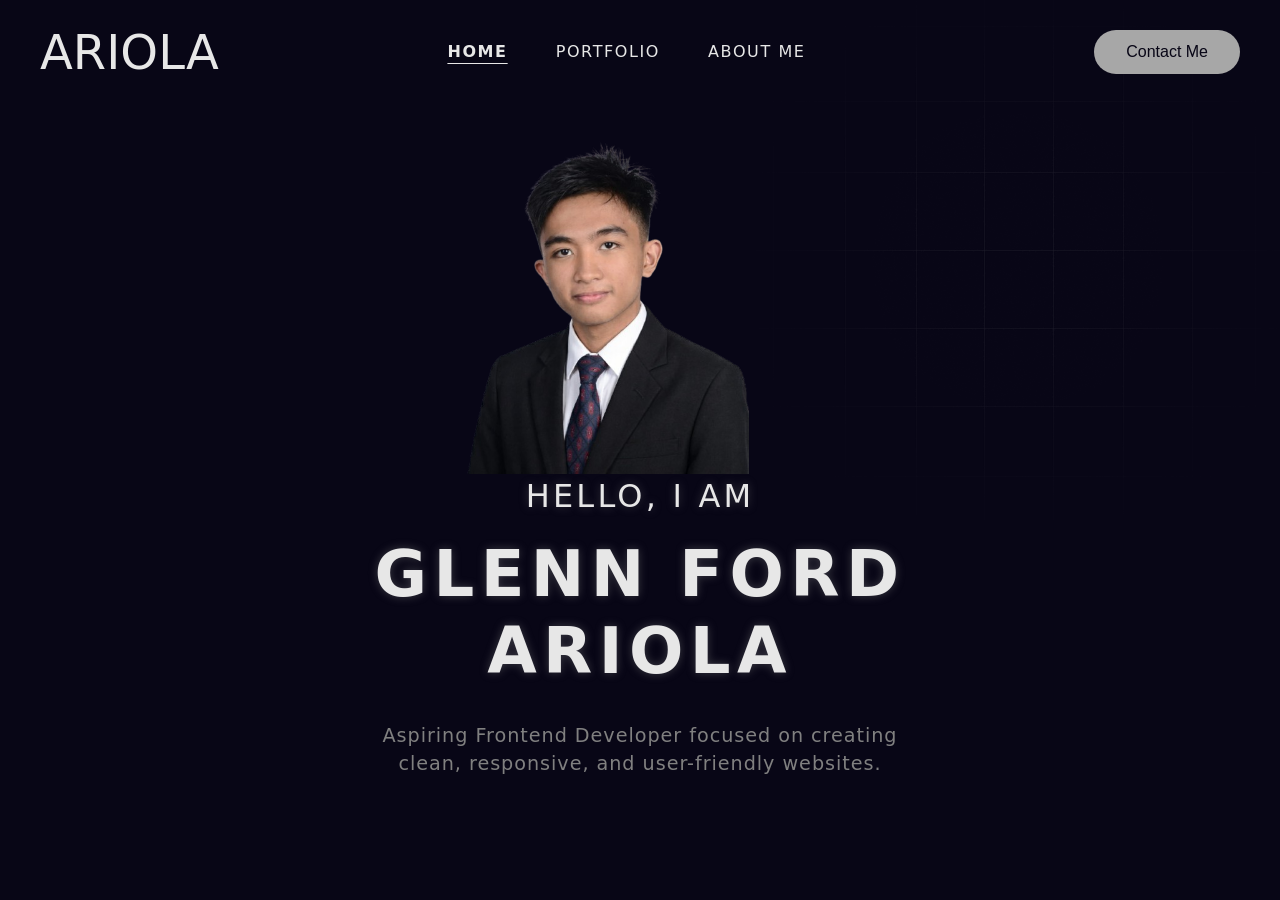
<file: index.html>
<!DOCTYPE html>
<html lang="en">

<head>
    <meta charset="UTF-8">
    <meta name="viewport" content="width=device-width, initial-scale=1.0">
    <title>My Page</title>
    <link rel="stylesheet" href="style.css">
    <link rel="stylesheet" href="https://unpkg.com/aos@next/dist/aos.css" />
</head>

<body>
    <img class="image-gradient" src="images/gradient.png" alt="gradient">
    <div class="layer-blur"></div>

    <div class="container">
        <div id="header-placeholder"></div>

        <main>
            <div class="content">
                <h3 data-aos="fade-up" data-aos-duration="700" data-aos-easing="ease-out-cubic" data-aos-delay="100">
                    HELLO, I AM</h3>

                <h1 data-aos="fade-up" data-aos-duration="800" data-aos-easing="ease-out-cubic" data-aos-delay="250">
                    GLENN FORD <br>ARIOLA</h1>

                <p data-aos="fade-up" data-aos-duration="800" data-aos-easing="ease-out-cubic" data-aos-delay="400"
                    class="description">
                    Aspiring Frontend Developer focused on creating clean, responsive, and user-friendly websites.
                </p>

                <div data-aos="fade-up" data-aos-duration="800" data-aos-easing="ease-out-cubic" data-aos-delay="550"
                    class="buttons">
                    <a href="portfoliopage/portfolio.html" class="btn-get-started">Sample Works &gt;</a>
                    <a href="about/about.html" class="btn-signing-main">About me &gt;</a>
                </div>
            </div>
        </main>
    </div>

    <img data-aos="fade-left" data-aos-duration="1000" data-aos-easing="ease-out-cubic" data-aos-delay="300"
        class="profile-image" src="images/profile.png" alt="My profile picture">

    <script src="https://unpkg.com/aos@next/dist/aos.js"></script>
    <script>
        fetch('/header.html')
            .then(res => res.text())
            .then(data => {
                document.getElementById('header-placeholder').innerHTML = data;
                AOS.init({
                    once: true,
                    mirror: false,
                });
            });
    </script>
</body>

</html>
</file>
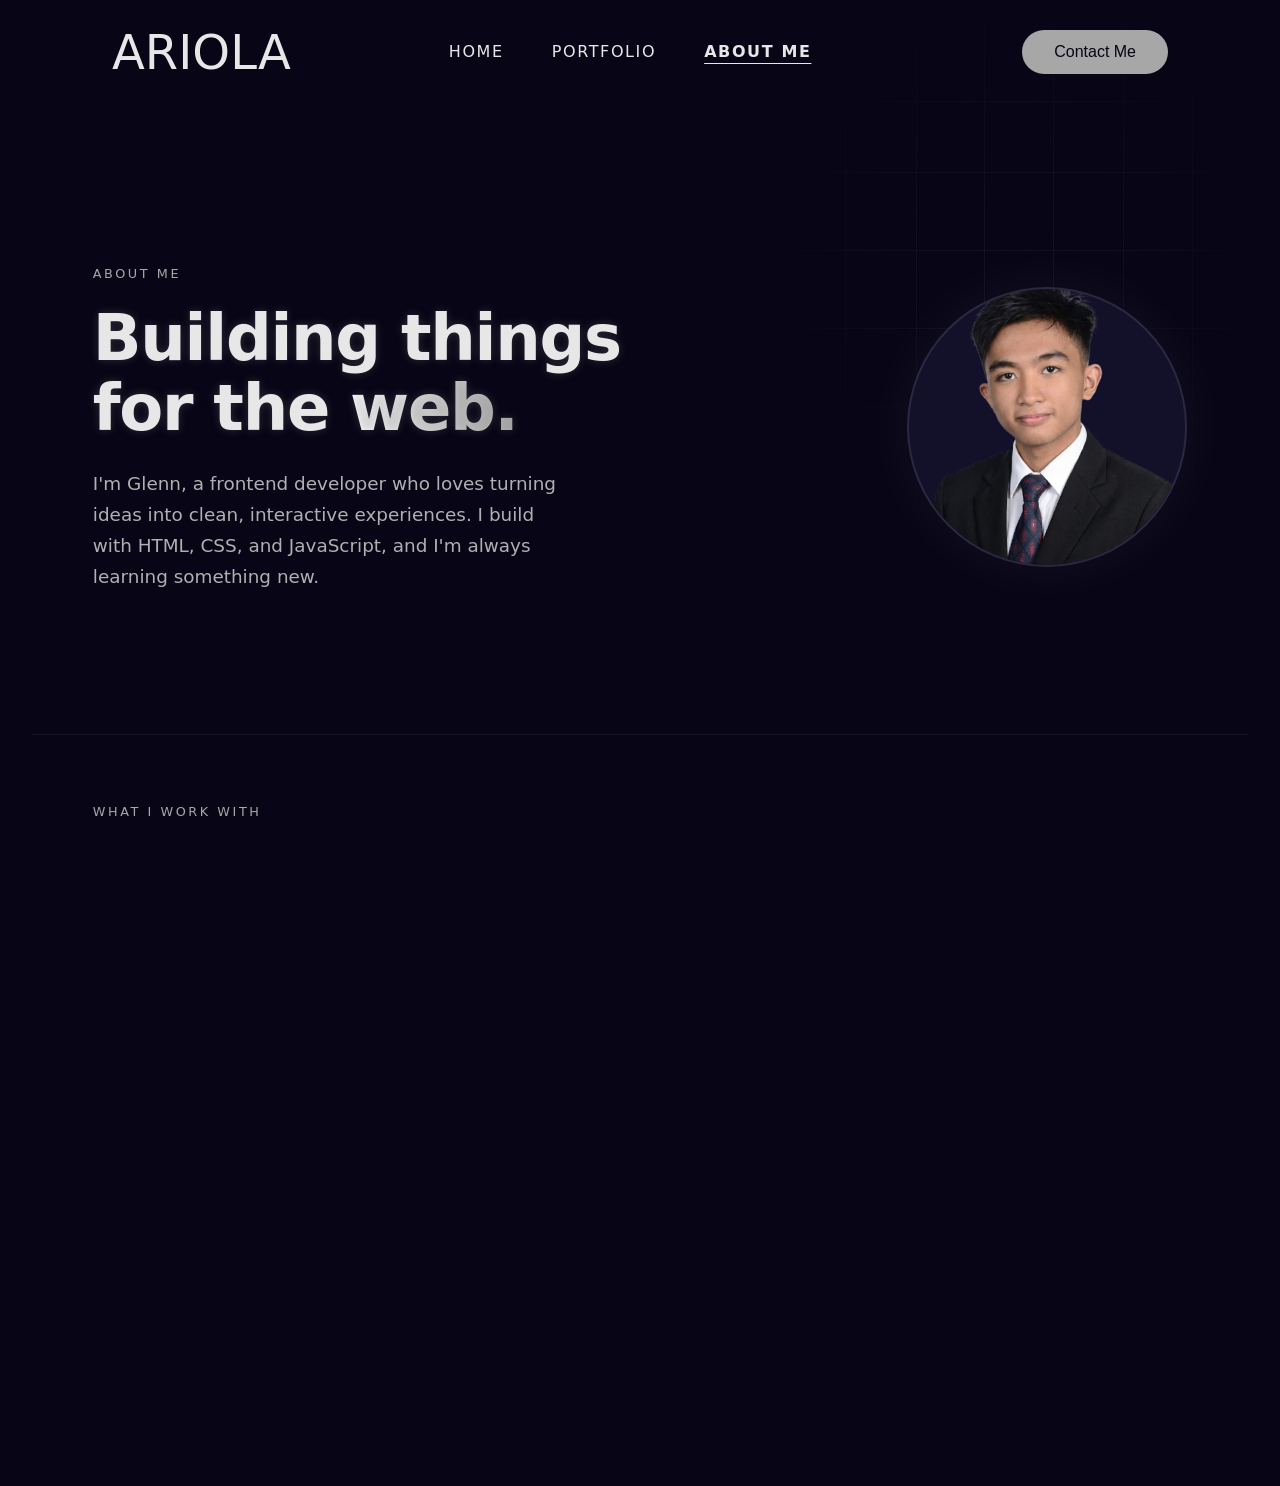
<file: about/about.html>
<!DOCTYPE html>
<html lang="en">

<head>
    <meta charset="UTF-8">
    <meta name="viewport" content="width=device-width, initial-scale=1.0">
    <title>About Me</title>

    <link rel="stylesheet" href="about.css">
    <link rel="stylesheet" href="https://unpkg.com/aos@next/dist/aos.css" />
</head>

<body>
    <img class="image-gradient" src="../images/gradient.png" alt="gradient">
    <div class="layer-blur"></div>

    <div class="container">
        <div id="header-placeholder"></div>

        <main>

            <section class="about-hero" data-aos="fade-up" data-aos-duration="1000">
                <div class="about-hero-text">
                    <span class="eyebrow">About Me</span>
                    <h1>Building things<br>for the <span class="highlight">web.</span></h1>
                    <p class="about-lead">I'm Glenn, a frontend developer who loves turning ideas into clean,
                        interactive experiences. I build with HTML, CSS, and JavaScript, and I'm always learning
                        something new.</p>
                </div>
                <div class="about-hero-image" data-aos="fade-left" data-aos-delay="200" data-aos-duration="1000">
                    <div class="avatar-frame">
                        <img src="../images/profile.png" alt="Glenn">
                    </div>
                </div>
            </section>

            <section class="skills-section" data-aos="fade-up" data-aos-duration="1000">
                <span class="eyebrow">What I Work With</span>
                <div class="skills-grid">
                    <div class="skill-card" data-aos="fade-up" data-aos-delay="0" data-aos-duration="800">
                        <span class="skill-icon">🌐</span>
                        <h3>Frontend</h3>
                        <p>HTML/HTML5, CSS, JavaScript, the fundamentals, done right.</p>
                    </div>
                    <div class="skill-card" data-aos="fade-up" data-aos-delay="100" data-aos-duration="800">
                        <span class="skill-icon">🎮</span>
                        <h3>Game Dev</h3>
                        <p>Roblox (Lua) and slight C# from Unity, building games and interactive worlds.</p>
                    </div>
                    <div class="skill-card" data-aos="fade-up" data-aos-delay="200" data-aos-duration="800">
                        <span class="skill-icon">🛠️</span>
                        <h3>Tools</h3>
                        <p>VS Code and Git, and always picking up more.</p>
                    </div>
                </div>
            </section>

            <section class="story-section" data-aos="fade-up" data-aos-duration="1000">
                <span class="eyebrow">My Story</span>
                <div class="story-grid">
                    <div class="story-block">
                        <div class="story-year">Now</div>
                        <p>Building my portfolio and working on real frontend projects — from ecommerce sites to
                            interactive UIs.</p>
                    </div>
                    <div class="story-block">
                        <div class="story-year">Earlier</div>
                        <p>Started exploring web development and game development side by side, learning by building and
                            shipping projects.</p>
                    </div>
                    <div class="story-block">
                        <div class="story-year">Always</div>
                        <p>Driven by curiosity, if I can imagine it, I want to build it.</p>
                    </div>
                </div>
            </section>

        </main>
    </div>

    <script src="https://unpkg.com/aos@next/dist/aos.js"></script>
    <script>
        fetch('../header.html')
            .then(res => res.text())
            .then(data => {
                document.getElementById('header-placeholder').innerHTML = data;
                AOS.init();
            });
    </script>
</body>

</html>
</file>
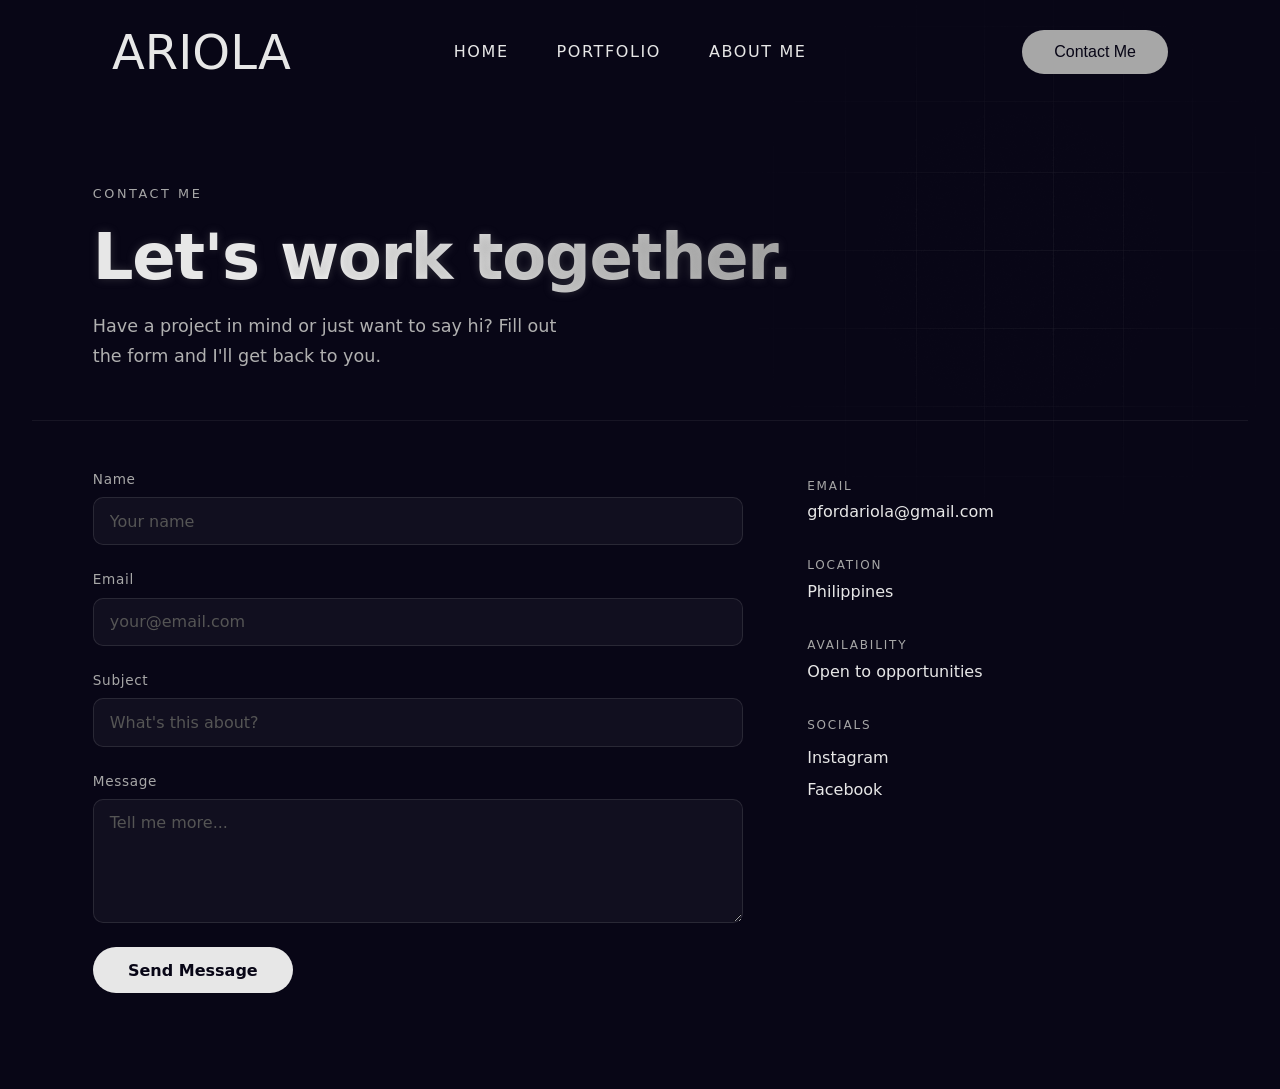
<file: contact/contact.html>
<!DOCTYPE html>
<html lang="en">

<head>
    <meta charset="UTF-8">
    <meta name="viewport" content="width=device-width, initial-scale=1.0">
    <title>Contact Me</title>

    <link rel="stylesheet" href="contact.css">
    <link rel="stylesheet" href="https://unpkg.com/aos@next/dist/aos.css" />
</head>

<body>
    <img class="image-gradient" src="../images/gradient.png" alt="gradient">
    <div class="layer-blur"></div>

    <div class="container">
        <div id="header-placeholder"></div>

        <main>

            <section class="contact-hero">
                <span data-aos="fade-up" data-aos-duration="700" data-aos-easing="ease-out-cubic" data-aos-delay="100"
                    class="eyebrow">Contact Me</span>
                <h1 data-aos="fade-up" data-aos-duration="800" data-aos-easing="ease-out-cubic" data-aos-delay="250">
                    Let's <span class="highlight">work together.</span></h1>
                <p data-aos="fade-up" data-aos-duration="800" data-aos-easing="ease-out-cubic" data-aos-delay="400"
                    class="contact-lead">
                    Have a project in mind or just want to say hi? Fill out the form and I'll get back to you.
                </p>
            </section>

            <section class="contact-body">

                <form data-aos="fade-right" data-aos-duration="900" data-aos-easing="ease-out-cubic"
                    data-aos-delay="200" action="https://formspree.io/f/xdargabo" method="POST" class="contact-form"
                    id="contactForm"">
                    <div class=" form-group">
                    <label for="name">Name</label>
                    <input type="text" id="name" name="name" placeholder="Your name" required>
    </div>
    <div class="form-group">
        <label for="email">Email</label>
        <input type="email" id="email" name="email" placeholder="your@email.com" required>
    </div>
    <div class="form-group">
        <label for="subject">Subject</label>
        <input type="text" id="subject" name="subject" placeholder="What's this about?" required>
    </div>
    <div class="form-group">
        <label for="message">Message</label>
        <textarea id="message" name="message" rows="5" placeholder="Tell me more..." required></textarea>
    </div>
    <button type="submit" class="btn-submit">Send Message</button>
    </form>

    <div data-aos="fade-left" data-aos-duration="900" data-aos-easing="ease-out-cubic" data-aos-delay="350"
        class="contact-info">
        <div class="info-block">
            <span class="info-label">Email</span>
            <a href="mailto:gfordariola@gmail.com" class="info-value">gfordariola@gmail.com</a>
        </div>
        <div class="info-block">
            <span class="info-label">Location</span>
            <span class="info-value">Philippines</span>
        </div>
        <div class="info-block">
            <span class="info-label">Availability</span>
            <span class="info-value">Open to opportunities</span>
        </div>
        <div class="socials">
            <span class="info-label">Socials</span>
            <div class="social-links">
                <a href="https://www.instagram.com/glenn_ford4/" target="_blank" class="social-link">Instagram</a>
                <a href="https://www.facebook.com/glennford.ariola/" target="_blank" class="social-link">Facebook</a>
            </div>
        </div>
    </div>

    </section>

    </main>
    </div>

    <script src="https://unpkg.com/aos@next/dist/aos.js"></script>
    <script>
        fetch('../header.html')
            .then(res => res.text())
            .then(data => {
                document.getElementById('header-placeholder').innerHTML = data;
                AOS.init({
                    once: true,
                    mirror: false,
                });
            });

        const form = document.getElementById('contactForm');

        form.addEventListener('submit', async function (e) {
            e.preventDefault();

            const btn = form.querySelector('.btn-submit');

            btn.textContent = 'Sending...';
            btn.disabled = true;

            const response = await fetch(form.action, {
                method: 'POST',
                body: new FormData(form),
                headers: {
                    'Accept': 'application/json'
                }
            });

            if (response.ok) {
                btn.textContent = 'Message Sent!';
                form.reset();
            } else {
                btn.textContent = 'Try Again';
                btn.disabled = false;
                alert('Something went wrong.');
            }
        });
    </script>
</body>

</html>
</file>
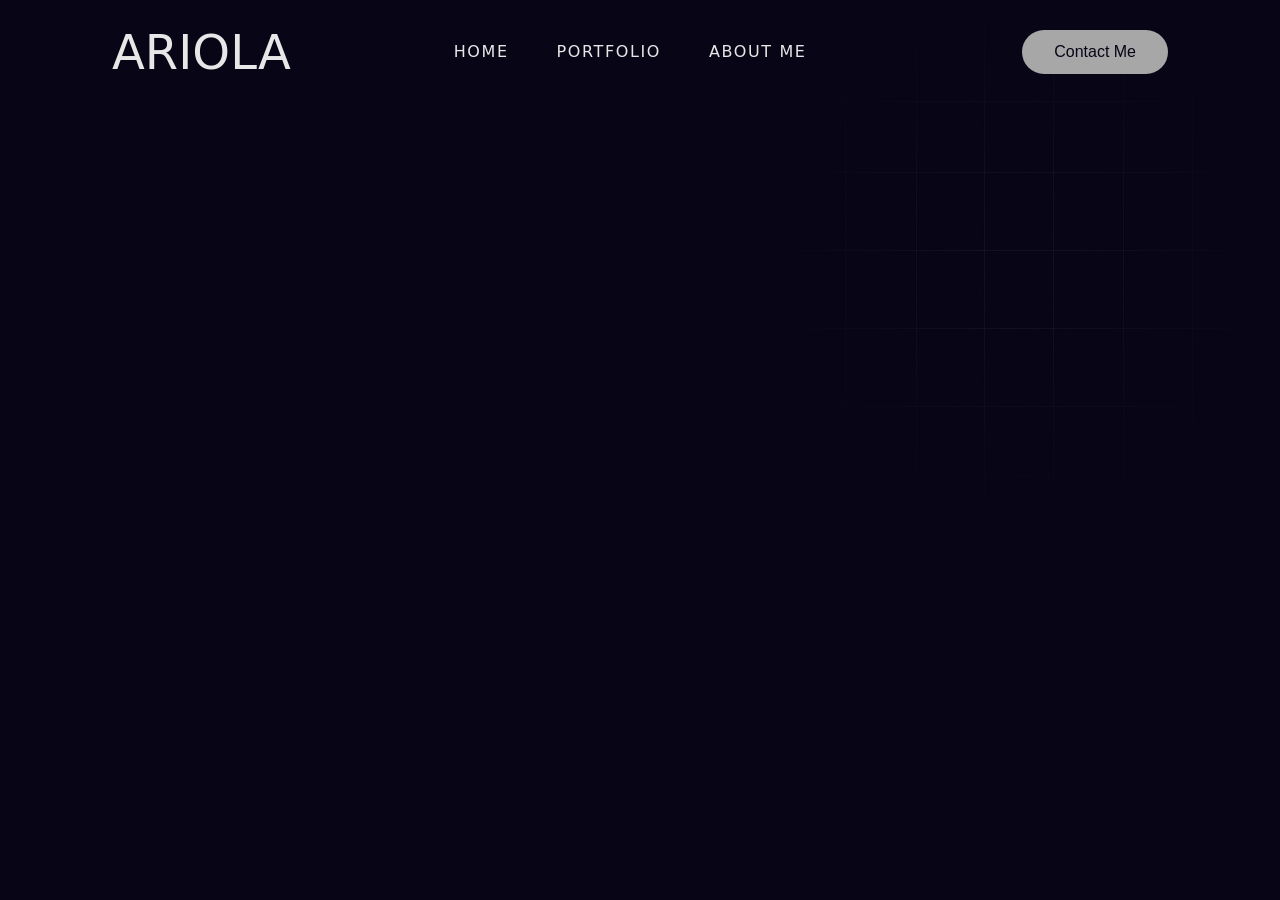
<file: skills/skills.html>
<!DOCTYPE html>
<html lang="en">

<head>
    <meta charset="UTF-8">
    <meta name="viewport" content="width=device-width, initial-scale=1.0">
    <title>Portfolio</title>

    <link rel="stylesheet" href="skills.css">
    <link rel="stylesheet" href="https://unpkg.com/aos@next/dist/aos.css" />
</head>

<body>
    <img class="image-gradient" src="../images/gradient.png" alt="gradient">
    <div class="layer-blur"></div>

    <div class="container">
        <div id="header-placeholder"></div>



        <script src="https://unpkg.com/aos@next/dist/aos.js"></script>
        <script>
            fetch('../header.html')
                .then(res => res.text())
                .then(data => {
                    document.getElementById('header-placeholder').innerHTML = data;
                    AOS.init();
                });
        </script>
</body>

</html>
</file>
<file: style.css>
* {
    margin: 0;
    padding: 0;
    box-sizing: border-box;
}

body {
    font-family: system-ui, -apple-system, BlinkMacSystemFont, 'Segoe UI', Roboto, Oxygen, Ubuntu,
    Cantarell, 'Open Sans', 'Helvetica Neue', sans-serif;
    background-color: #080616;
    color: #e7e7e7;
    min-height: 100vh;
    line-height: 1.5;
    position: relative;
}

.image-gradient {
    position: absolute;
    top: 0;
    right: 0;
    opacity: 0.5;
    z-index: -1;
}

.layer {
    height: 0;
    width: 30rem;
    position: absolute;
    top: 20%;
    right: 0;
    box-shadow: 0 0 700px 15px white;
    rotate: -30deg;
    z-index: -1;
}

.container {
    width: 100%;
    margin: 0 auto;
    padding: 0 2rem;
    position: relative;
    overflow: hidden;
}

.home-btn {
    text-decoration: underline;
    text-underline-offset: 6px;
    font-weight: bold;
}

header {
    display: flex;
    justify-content: space-between;
    align-items: center;
    padding: 1rem 5rem;
}

header h1 {
    margin: 0;
    font-size: 3rem;
    font-weight: 300;
}

.logo-btn {
    text-decoration: none;
    color: inherit;
    z-index: 999;
}

nav {
    display: flex;
    align-items: center;
    gap: 3rem;
    margin-left: -5%;
}

nav a {
    font-size: 1rem;
    letter-spacing: 0.1rem;
    transition: color 0.2s ease;
    text-decoration: none;
    color: inherit;
    z-index: 999;
}

nav a:hover {
    color: #a7a7a7;
}

.btn-signing {
    background-color: #a7a7a7;
    color: #080616;
    padding: 0.8rem 2rem;
    border-radius: 50px;
    border: none;
    font-size: 1rem;
    font-weight: 500;
    transition: background-color 0.2s ease;
    cursor: pointer;
    z-index: 999;
}

.btn-signing:hover {
    background-color: white;
}

main {
    display: flex;
    flex-direction: column;
    justify-content: center;
    min-height: calc(90vh - 6rem);
}

.content {
    max-width: 40rem;
    margin-left: 10%;
    z-index: 999;
}

/*.tag-box {
    position: relative;
    width: 18rem;
    height: 2.5rem;
    border-radius: 50px;
    background: linear-gradient(to right, #656565, #428aa7, #00b8c5,
    #0080a0, #757575, #656565);
    background-size: 200%;
    animation: animationGradient 2.5s linear infinite;
    box-shadow: 0 0 15px rgba(255, 255, 255, 0.3);
}

@keyframes animationGradient {
    to {
        background-position: 200%;
    }
}

.tag-box .tag{
    position: absolute;
    inset: 3px 3px 3px 3px;
    background-color: #080616;
    border-radius: 50px;
    display: flex;
    align-items: center;
    justify-content: center;
    transition: 0.5s ease;
    cursor: pointer;
}

.tag-box .tag:hover {
    color: #00a0a0;
}*/

.content h1 {
    font-size: 4rem;
    font-weight: 600;
    letter-spacing: 0.1em;
    margin: 2rem 0;
    line-height: 1.2;
    text-shadow: 0 0 10px rgba(128, 128, 128, 0.418);
}

.content h3 {
    font-size: 2rem;
    font-weight: 200;
    letter-spacing: 0.1em;
    margin: 2rem 0;
    line-height: 0.5;
    text-shadow: 0 0 10px rgba(128, 128, 128, 0.418);
}

.description {
    font-size: 1.2rem;
    letter-spacing: 0.05em;
    max-width: 35rem;
    color: gray;
}


.buttons {
    display: flex;
    gap: 1rem;
    margin-top: 3rem;
}

.btn-get-started {
    text-decoration: none;
    border: 1px solid #2a2a2a;
    background-color: lightgrey;
    padding: 0.7rem 1.2rem;
    border-radius: 50px;
    font-size: 1.2rem;
    font-weight: 600;
    letter-spacing: 0.1em;
    transition: background-color 0.2s ease;
    color: black;
}

.btn-get-started:hover {
    background-color: #1a1a1a;
}

.btn-signing-main {
    text-decoration: none;
    background-color: lightgray;
    color: #080616;
    padding: 0.6rem 2.5rem;
    border-radius: 50px;
    font-size: 1.2rem;
    font-weight: 600;
    letter-spacing: 0.1em;
    transition: background-color 0.2s ease;
}

.btn-signing-main:hover {
    background-color: gray;
}

.profile-image {
    position: absolute;
    top: 0;
    right: 11%;
    margin-top: 105px;
}

/* tablet */
@media (max-width: 1300px) {
    header {
        padding: 1rem 0.5rem;
    }

    main {
        flex-direction: column;
        align-items: center;
        padding-top: 2rem;
    }

    .content {
        max-width: 100%;
        margin-left: 5%;
        margin-right: 5%;
        padding-top: 20rem; /* space for absolute image above */
        text-align: center;
    }

    .buttons {
        justify-content: center;
    }

    .profile-image {
        width: 18rem;
        top: 2rem;
        left: 36%;
        right: auto;
        transform: translateX(-50%);
    }
}

/* mobile */
@media (max-width: 768px) {
    header {
        padding: 1rem 0.5rem;
    }

    header h1 {
        font-size: 2rem;
    }

    nav {
        display: none;
    }

    .btn-signing {
        padding: 0.6rem 1.5rem;
        font-size: 0.9rem;
    }

    .profile-image {
        width: 13rem;
        top: 4rem;
        left: 20%;
        right: auto;
        transform: translateX(-50%);
    }

    .content {
        max-width: 100%;
        margin-left: 5%;
        margin-right: 5%;
        margin-top: 15rem;
        padding-top: 0;;
        text-align: center;
    }

    .buttons {
        justify-content: center;
        flex-wrap: wrap;
    }

    .content h1 {
        font-size: 2.5rem;
    }

    .content h3 {
        font-size: 1.5rem;
    }

    .description {
        font-size: 1rem;
        max-width: 100%;
    }

    .btn-get-started,
    .btn-signing-main {
        font-size: 0.9rem;
        padding: 0.7rem 1.5rem;
    }
}
</file>
<file: about/about.css>
* {
    margin: 0;
    padding: 0;
    box-sizing: border-box;
}

body {
    font-family: system-ui, -apple-system, BlinkMacSystemFont, 'Segoe UI', Roboto, Oxygen, Ubuntu,
    Cantarell, 'Open Sans', 'Helvetica Neue', sans-serif;
    background-color: #080616;
    color: #e7e7e7;
    min-height: 100vh;
    line-height: 1.5;
    position: relative;
}

.image-gradient {
    position: absolute;
    top: 0;
    right: 0;
    opacity: 0.5;
    z-index: -1;
    max-width: 100%;
}

.layer-blur {
    position: absolute;
    top: 0; left: 0;
    width: 100%; height: 100%;
    z-index: -1;
}

.container {
    width: 100%;
    margin: 0 auto;
    padding: 0 2rem;
    position: relative;
    overflow: hidden;
}

/* ── Shared from header ── */
header {
    display: flex;
    justify-content: space-between;
    align-items: center;
    padding: 1rem 5rem;
}

header h1 {
    margin: 0;
    font-size: 3rem;
    font-weight: 300;
}

nav {
    display: flex;
    align-items: center;
    gap: 3rem;
    margin-left: -5%;
}

nav a {
    font-size: 1rem;
    letter-spacing: 0.1rem;
    transition: color 0.2s ease;
    text-decoration: none;
    color: inherit;
    z-index: 999;
}

nav a:hover { color: #a7a7a7; }

.btn-signing {
    background-color: #a7a7a7;
    color: #080616;
    padding: 0.8rem 2rem;
    border-radius: 50px;
    border: none;
    font-size: 1rem;
    font-weight: 500;
    transition: background-color 0.2s ease;
    cursor: pointer;
    z-index: 999;
}

.btn-signing:hover { background-color: white; }

.about-btn {
    text-decoration: underline;
    text-underline-offset: 6px;
    font-weight: bold;
}

.logo-btn {
    text-decoration: none;
    color: inherit;
    z-index: 999;
}

/* ── Eyebrow label ── */
.eyebrow {
    display: inline-block;
    font-size: 0.8rem;
    letter-spacing: 0.2em;
    text-transform: uppercase;
    color: #a7a7a7;
    margin-bottom: 1.2rem;
}

/* ── Hero ── */
.about-hero {
    display: flex;
    align-items: center;
    justify-content: space-between;
    gap: 3rem;
    padding: 5rem 5% 4rem;
    min-height: 70vh;
}

.about-hero-text {
    flex: 1;
    max-width: 600px;
}

.about-hero-text h1 {
    font-size: clamp(2.5rem, 5vw, 4.5rem);
    font-weight: 600;
    line-height: 1.1;
    letter-spacing: -0.02em;
    margin-bottom: 1.5rem;
    text-shadow: 0 0 10px rgba(128, 128, 128, 0.3);
}

.highlight {
    background: linear-gradient(90deg, #ffffff, #a7a7a7);
    -webkit-background-clip: text;
    -webkit-text-fill-color: transparent;
    background-clip: text;
}

.about-lead {
    font-size: 1.15rem;
    color: #b0b0b0;
    max-width: 480px;
    line-height: 1.7;
}

.about-hero-image {
    flex-shrink: 0;
}

.avatar-frame {
    width: 280px;
    height: 280px;
    border-radius: 50%;
    overflow: hidden;
    border: 2px solid rgba(255, 255, 255, 0.1);
    box-shadow: 0 0 60px rgba(255, 255, 255, 0.05);
    background: #13102a;
}

.avatar-frame img {
    width: 100%;
    height: 100%;
    object-fit: cover;
    display: block;
}

/* ── Skills ── */
.skills-section {
    padding: 4rem 5%;
    border-top: 1px solid rgba(255, 255, 255, 0.06);
}

.skills-grid {
    display: grid;
    grid-template-columns: repeat(3, 1fr);
    gap: 1.5rem;
    margin-top: 1.5rem;
}

.skill-card {
    background: rgba(255, 255, 255, 0.04);
    border: 1px solid rgba(255, 255, 255, 0.08);
    border-radius: 12px;
    padding: 2rem 1.5rem;
    transition: border-color 0.2s ease, background 0.2s ease;
}

.skill-card:hover {
    border-color: rgba(255, 255, 255, 0.2);
    background: rgba(255, 255, 255, 0.07);
}

.skill-icon {
    font-size: 1.8rem;
    display: block;
    margin-bottom: 1rem;
}

.skill-card h3 {
    font-size: 1rem;
    font-weight: 600;
    margin-bottom: 0.5rem;
    color: #e7e7e7;
}

.skill-card p {
    font-size: 0.9rem;
    color: #a7a7a7;
    line-height: 1.6;
}

/* ── Story ── */
.story-section {
    padding: 4rem 5% 6rem;
    border-top: 1px solid rgba(255, 255, 255, 0.06);
}

.story-grid {
    display: grid;
    grid-template-columns: repeat(3, 1fr);
    gap: 2rem;
    margin-top: 1.5rem;
}

.story-block {
    padding-top: 1.2rem;
    border-top: 1px solid rgba(255, 255, 255, 0.15);
}

.story-year {
    font-size: 0.75rem;
    letter-spacing: 0.15em;
    text-transform: uppercase;
    color: #a7a7a7;
    margin-bottom: 0.75rem;
}

.story-block p {
    font-size: 0.95rem;
    color: #c0c0c0;
    line-height: 1.7;
}

/* ── Tablet ── */
@media (max-width: 900px) {
    header {
        padding: 1rem 2rem;
        flex-wrap: wrap;
        gap: 1rem;
    }

    header h1 { font-size: 2.2rem; }

    nav { gap: 1.5rem; margin-left: 0; }

    .about-hero {
        flex-direction: column-reverse;
        align-items: flex-start;
        padding: 3rem 5% 2rem;
        min-height: unset;
    }

    .avatar-frame {
        width: 200px;
        height: 200px;
    }

    .skills-grid,
    .story-grid {
        grid-template-columns: 1fr 1fr;
    }
}

/* ── Mobile ── */
@media (max-width: 600px) {
    header {
        flex-direction: column;
        align-items: flex-start;
        padding: 1rem;
        gap: 0.75rem;
    }

    header h1 { font-size: 1.8rem; }

    nav { flex-wrap: wrap; gap: 1rem; margin-left: 0; }

    .btn-signing { padding: 0.6rem 1.4rem; font-size: 0.9rem; }

    .container { padding: 0 1rem; }

    .about-hero { padding: 2rem 0; gap: 2rem; }

    .avatar-frame { width: 140px; height: 140px; }

    .about-lead { font-size: 1rem; }

    .skills-section,
    .story-section { padding: 3rem 0; }

    .skills-grid,
    .story-grid { grid-template-columns: 1fr; }
}
</file>
<file: contact/contact.css>
* {
    margin: 0;
    padding: 0;
    box-sizing: border-box;
}

body {
    font-family: system-ui, -apple-system, BlinkMacSystemFont, 'Segoe UI', Roboto, Oxygen, Ubuntu,
    Cantarell, 'Open Sans', 'Helvetica Neue', sans-serif;
    background-color: #080616;
    color: #e7e7e7;
    min-height: 100vh;
    line-height: 1.5;
    position: relative;
}

.image-gradient {
    position: absolute;
    top: 0;
    right: 0;
    opacity: 0.5;
    z-index: -1;
    max-width: 100%;
}

.layer-blur {
    position: absolute;
    top: 0; left: 0;
    width: 100%; height: 100%;
    z-index: -1;
}

.container {
    width: 100%;
    margin: 0 auto;
    padding: 0 2rem;
    position: relative;
    overflow: hidden;
}

/* ── Header (shared) ── */
header {
    display: flex;
    justify-content: space-between;
    align-items: center;
    padding: 1rem 5rem;
}

header h1 {
    margin: 0;
    font-size: 3rem;
    font-weight: 300;
}

nav {
    display: flex;
    align-items: center;
    gap: 3rem;
    margin-left: -5%;
}

nav a {
    font-size: 1rem;
    letter-spacing: 0.1rem;
    transition: color 0.2s ease;
    text-decoration: none;
    color: inherit;
}

nav a:hover { color: #a7a7a7; }

.btn-signing {
    background-color: #a7a7a7;
    color: #080616;
    padding: 0.8rem 2rem;
    border-radius: 50px;
    border: none;
    font-size: 1rem;
    font-weight: 500;
    transition: background-color 0.2s ease;
    cursor: pointer;
}

.btn-signing:hover { background-color: white; }

.logo-btn {
    text-decoration: none;
    color: inherit;
}

/* ── Eyebrow ── */
.eyebrow {
    display: inline-block;
    font-size: 0.8rem;
    letter-spacing: 0.2em;
    text-transform: uppercase;
    color: #a7a7a7;
    margin-bottom: 1.2rem;
}

/* ── Contact Hero ── */
.contact-hero {
    padding: 5rem 5% 3rem;
    display: flex;
    flex-direction: column;
}

.contact-hero h1 {
    font-size: clamp(2.5rem, 5vw, 4.5rem);
    font-weight: 600;
    line-height: 1.1;
    letter-spacing: -0.02em;
    margin-bottom: 1.2rem;
    text-shadow: 0 0 10px rgba(128, 128, 128, 0.3);
}

.highlight {
    background: linear-gradient(90deg, #ffffff, #a7a7a7);
    -webkit-background-clip: text;
    -webkit-text-fill-color: transparent;
    background-clip: text;
}

.contact-lead {
    font-size: 1.1rem;
    color: #b0b0b0;
    max-width: 480px;
    line-height: 1.7;
}

/* ── Contact Body ── */
.contact-body {
    display: grid;
    grid-template-columns: 1fr 380px;
    gap: 4rem;
    padding: 3rem 5% 6rem;
    border-top: 1px solid rgba(255, 255, 255, 0.06);
    align-items: start;
}

/* ── Form ── */
.contact-form {
    display: flex;
    flex-direction: column;
    gap: 1.5rem;
}

.form-group {
    display: flex;
    flex-direction: column;
    gap: 0.5rem;
}

.form-group label {
    font-size: 0.85rem;
    letter-spacing: 0.05em;
    color: #a7a7a7;
}

.form-group input,
.form-group textarea {
    background: rgba(255, 255, 255, 0.04);
    border: 1px solid rgba(255, 255, 255, 0.1);
    border-radius: 10px;
    padding: 0.85rem 1rem;
    color: #e7e7e7;
    font-size: 1rem;
    font-family: inherit;
    transition: border-color 0.2s ease, background 0.2s ease;
    resize: vertical;
}

.form-group input:focus,
.form-group textarea:focus {
    outline: none;
    border-color: rgba(255, 255, 255, 0.35);
    background: rgba(255, 255, 255, 0.07);
}

.form-group input::placeholder,
.form-group textarea::placeholder {
    color: #555;
}

.btn-submit {
    align-self: flex-start;
    background-color: #e7e7e7;
    color: #080616;
    padding: 0.85rem 2.2rem;
    border-radius: 50px;
    border: none;
    font-size: 1rem;
    font-weight: 600;
    font-family: inherit;
    cursor: pointer;
    transition: background-color 0.2s ease, transform 0.2s ease;
}

.btn-submit:hover {
    background-color: white;
    transform: translateY(-2px);
}

/* ── Info Panel ── */
.contact-info {
    display: flex;
    flex-direction: column;
    gap: 2rem;
    padding-top: 0.5rem;
}

.info-block {
    display: flex;
    flex-direction: column;
    gap: 0.35rem;
}

.info-label {
    font-size: 0.75rem;
    letter-spacing: 0.15em;
    text-transform: uppercase;
    color: #a7a7a7;
}

.info-value {
    font-size: 1rem;
    color: #e7e7e7;
    text-decoration: none;
    transition: color 0.2s ease;
}

a.info-value:hover { color: #a7a7a7; }

.socials {
    display: flex;
    flex-direction: column;
    gap: 0.75rem;
}

.social-links {
    display: flex;
    flex-direction: column;
    gap: 0.5rem;
}

.social-link {
    font-size: 1rem;
    color: #e7e7e7;
    text-decoration: none;
    transition: color 0.2s ease, padding-left 0.2s ease;
}

.social-link:hover {
    color: #a7a7a7;
    padding-left: 4px;
}

/* ── Tablet ── */
@media (max-width: 900px) {
    header {
        padding: 1rem 2rem;
        flex-wrap: wrap;
        gap: 1rem;
    }

    header h1 { font-size: 2.2rem; }
    nav { gap: 1.5rem; margin-left: 0; }

    .contact-hero { padding: 3rem 5% 2rem; }

    .contact-body {
        grid-template-columns: 1fr;
        gap: 3rem;
        padding: 2.5rem 5% 4rem;
    }
}

/* ── Mobile ── */
@media (max-width: 600px) {
    header {
        flex-direction: column;
        align-items: flex-start;
        padding: 1rem;
        gap: 0.75rem;
    }

    header h1 { font-size: 1.8rem; }
    nav { flex-wrap: wrap; gap: 1rem; margin-left: 0; }
    .btn-signing { padding: 0.6rem 1.4rem; font-size: 0.9rem; }

    .container { padding: 0 1rem; }

    .contact-hero { padding: 2rem 0 1.5rem; }

    .contact-body { padding: 2rem 0 4rem; gap: 2.5rem; }

    .btn-submit { width: 100%; text-align: center; }
}
</file>
<file: skills/skills.css>
* {
    margin: 0;
    padding: 0;
    box-sizing: border-box;
}

body {
    font-family: system-ui, -apple-system, BlinkMacSystemFont, 'Segoe UI', Roboto, Oxygen, Ubuntu,
    Cantarell, 'Open Sans', 'Helvetica Neue', sans-serif;
    background-color: #080616;
    color: #e7e7e7;
    min-height: 100vh;
    line-height: 1.5;
    position: relative;
}

.image-gradient {
    position: absolute;
    top: 0;
    right: 0;
    opacity: 0.5;
    z-index: -1;
}

.layer {
    height: 0;
    width: 30rem;
    position: absolute;
    top: 20%;
    right: 0;
    box-shadow: 0 0 700px 15px white;
    rotate: -30deg;
    z-index: -1;
}

.container {
    width: 100%;
    margin: 0 auto;
    padding: 0 2rem;
    position: relative;
    overflow: hidden;
}

header {
    display: flex;
    justify-content: space-between;
    align-items: center;
    padding: 1rem 5rem;
}

header h1 {
    margin: 0;
    font-size: 3rem;
    font-weight: 300;
}

nav {
    display: flex;
    align-items: center;
    gap: 3rem;
    margin-left: -5%;
}

nav a {
    font-size: 1rem;
    letter-spacing: 0.1rem;
    transition: color 0.2s ease;
    text-decoration: none;
    color: inherit;
    z-index: 999;
}

nav a:hover {
    color: #a7a7a7;
}

.btn-signing {
    background-color: #a7a7a7;
    color: #080616;
    padding: 0.8rem 2rem;
    border-radius: 50px;
    border: none;
    font-size: 1rem;
    font-weight: 500;
    transition: background-color 0.2s ease;
    cursor: pointer;
    z-index: 999;
}

.btn-signing:hover {
    background-color: white;
}

.resume-btn {
    text-decoration: underline;
    text-underline-offset: 6px;
    font-weight: bold;
}

.logo-btn {
    text-decoration: none;
    color: inherit;
    z-index: 999;
}
</file>
